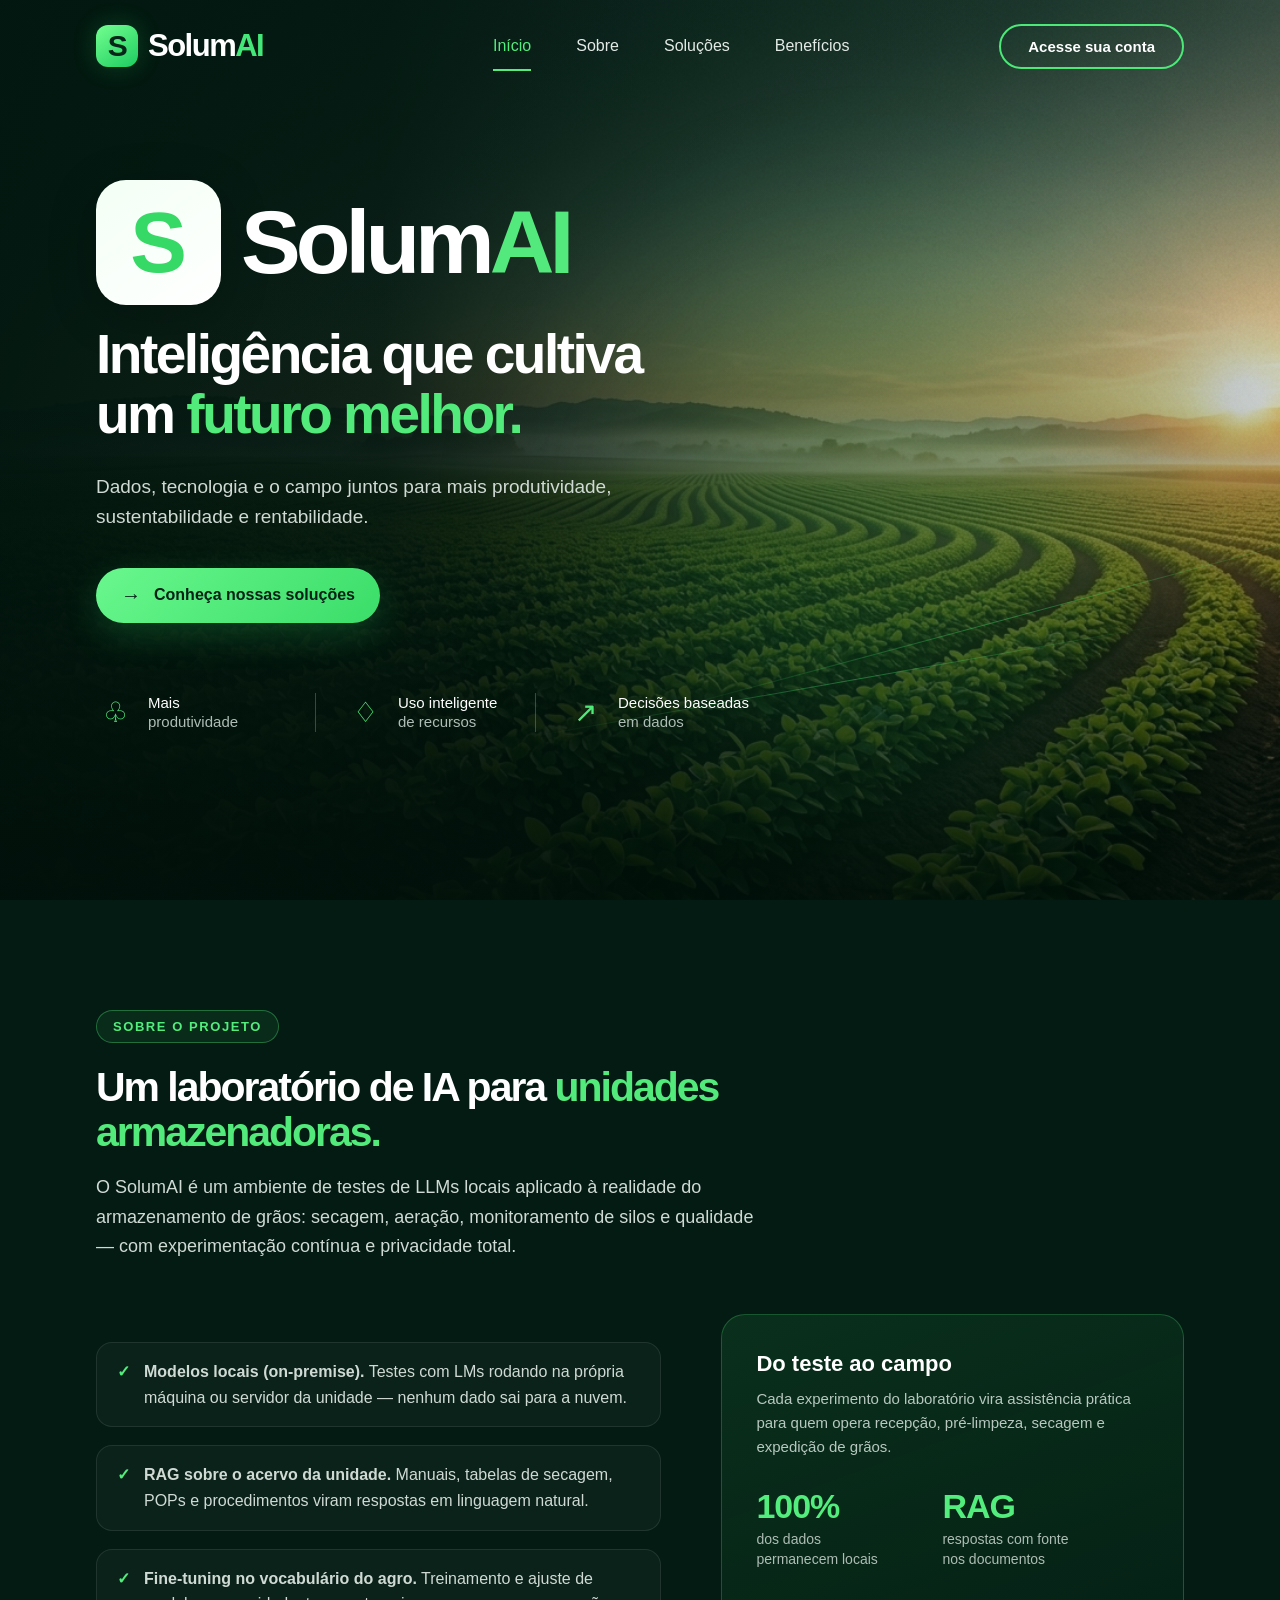
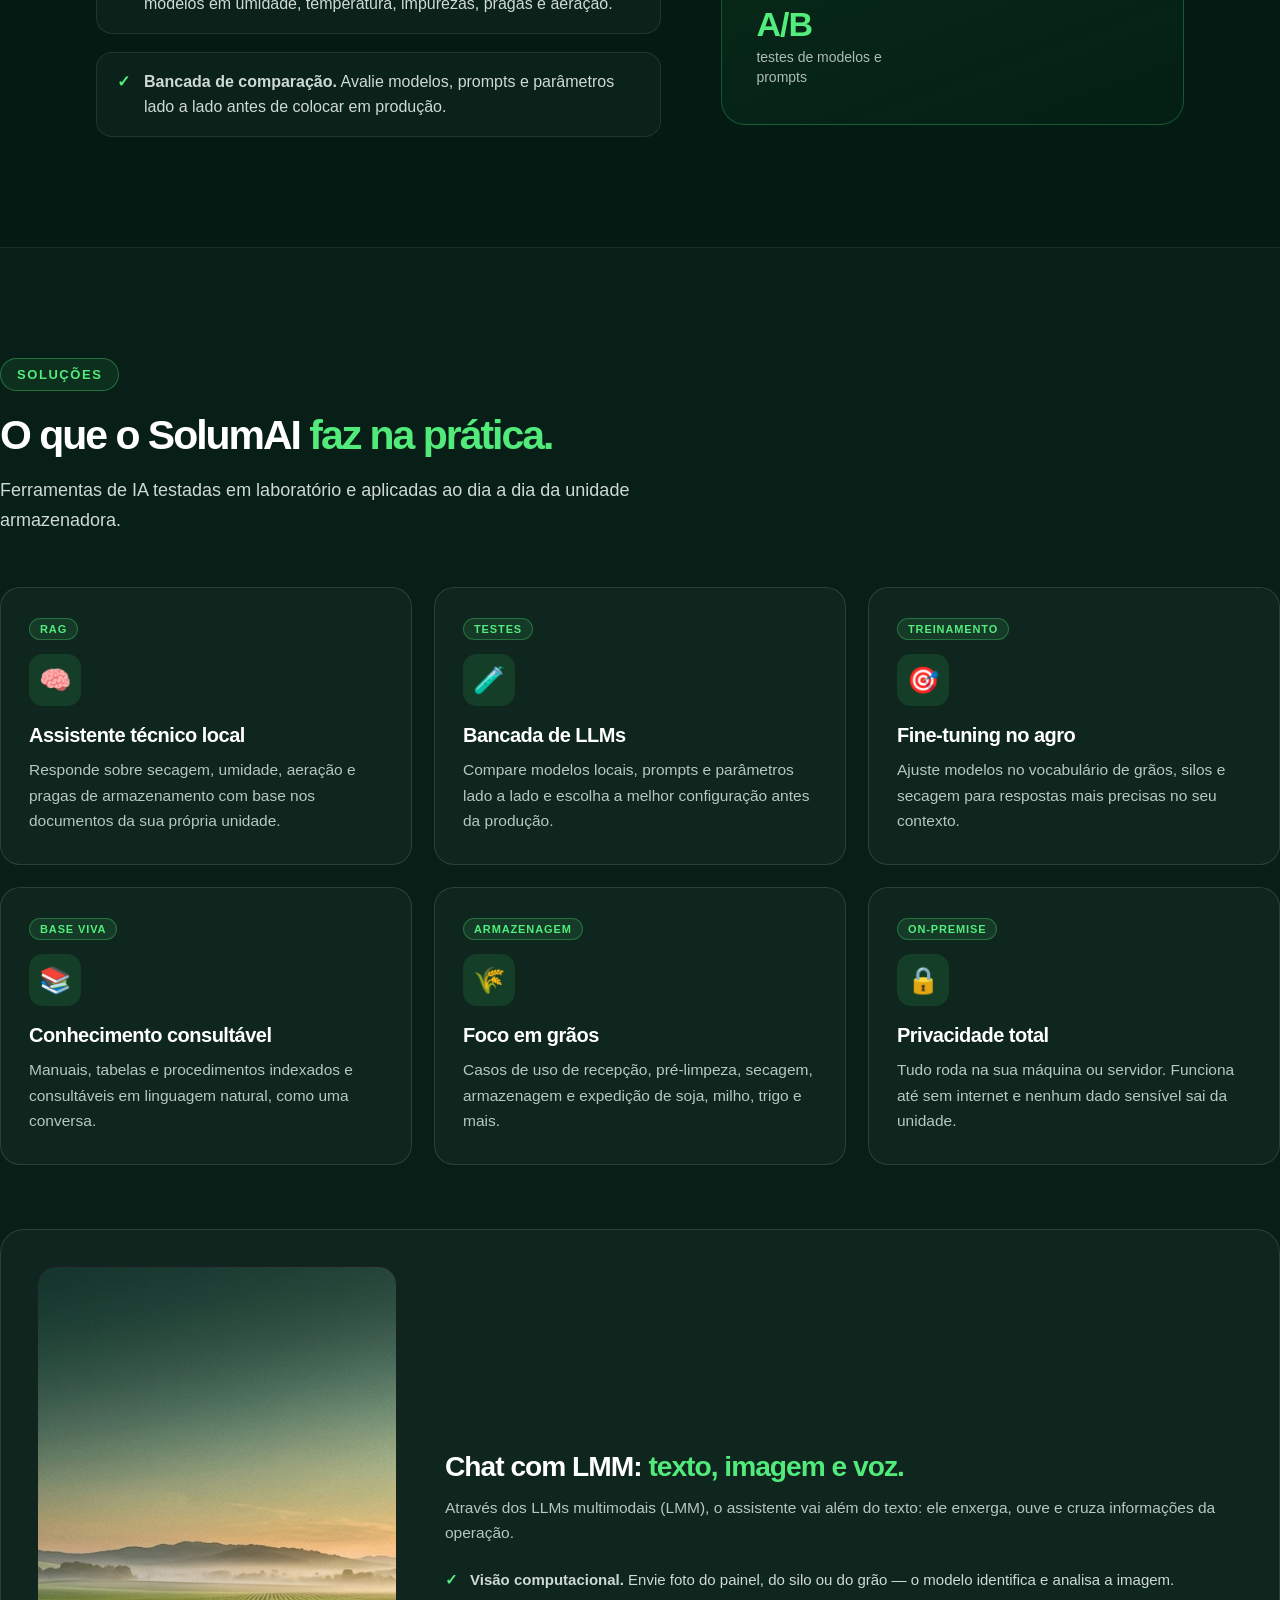
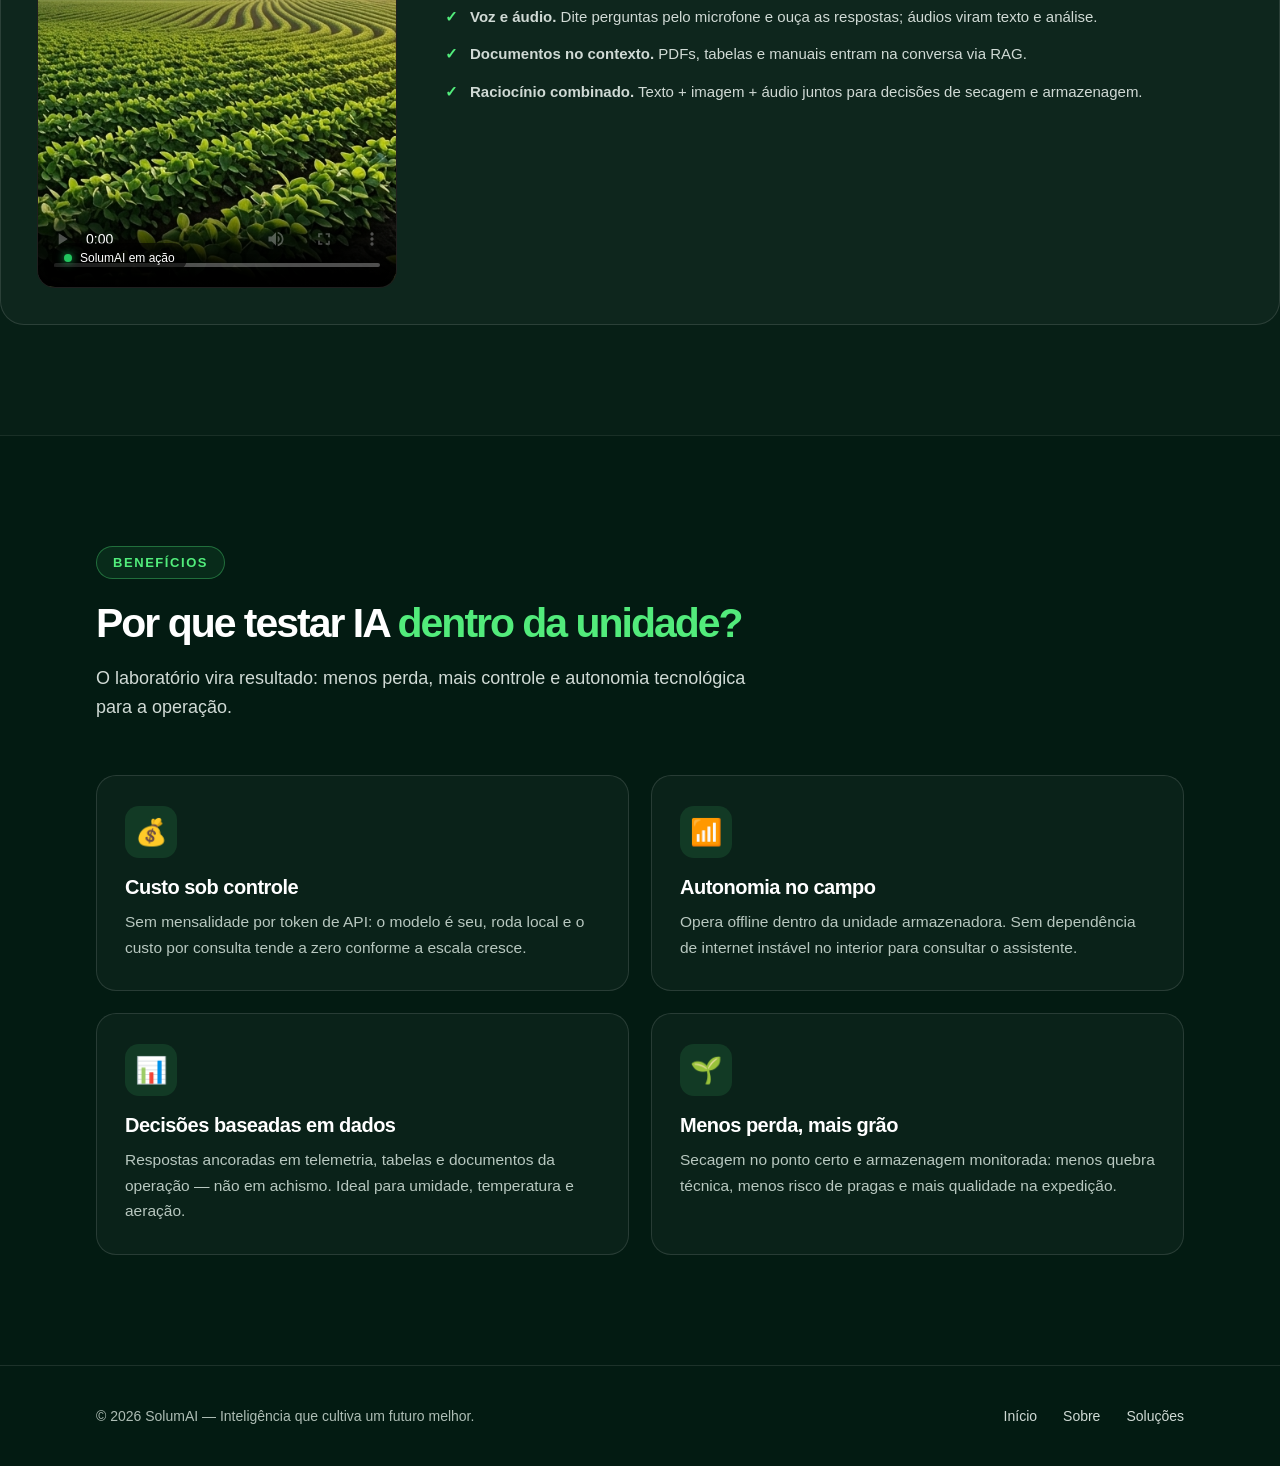
<file: solumai/index.html>
<!DOCTYPE html>
<html lang="pt-BR">
<head>
  <meta charset="UTF-8">
  <meta name="viewport" content="width=device-width, initial-scale=1.0">
  <link rel="icon" type="image/svg+xml" href="favicon.svg">
  <link rel="icon" type="image/png" sizes="32x32" href="favicon-32x32.png">
  <meta name="theme-color" content="#16a34a">

  <title>SolumAI — Inteligência que cultiva um futuro melhor</title>

  <style>
    * {
      margin: 0;
      padding: 0;
      box-sizing: border-box;
    }

    :root {
      --green-dark: #031b12;
      --green: #18c964;
      --green-light: #62f58b;
      --white: #ffffff;
      --text-muted: #b8c8c0;
    }

    html {
      scroll-behavior: smooth;
    }

    body {
      font-family: Inter, Arial, Helvetica, sans-serif;
      background: var(--green-dark);
      color: white;
      overflow-x: hidden;
    }

    /* =========================
       HERO
    ========================= */

    .hero {
      min-height: 100vh;
      position: relative;
      overflow: hidden;

      background:
        linear-gradient(
          90deg,
          rgba(2, 24, 16, 0.98) 0%,
          rgba(2, 24, 16, 0.91) 30%,
          rgba(2, 24, 16, 0.55) 58%,
          rgba(2, 24, 16, 0.15) 100%
        ),
        url("fundo-inicio.jpg") center center / cover no-repeat;
    }

    /* camada escura inferior */
    .hero::after {
      content: "";
      position: absolute;
      inset: 0;
      pointer-events: none;

      background:
        linear-gradient(
          180deg,
          rgba(0, 0, 0, 0.05) 45%,
          rgba(1, 15, 9, 0.85) 100%
        );
    }

    /* =========================
       NAVBAR
    ========================= */

    .navbar {
      width: 100%;
      height: 92px;

      display: flex;
      align-items: center;
      justify-content: space-between;

      padding: 0 7.5%;

      position: relative;
      z-index: 10;
    }

    .logo {
      display: flex;
      align-items: center;
      gap: 10px;

      font-size: 31px;
      font-weight: 800;
      letter-spacing: -1.5px;
    }

    .logo-icon {
      width: 42px;
      height: 42px;

      display: flex;
      align-items: center;
      justify-content: center;

      border-radius: 12px;

      background: linear-gradient(
        145deg,
        #74ff90,
        #1dcc60
      );

      color: #062619;

      font-size: 30px;
      font-weight: 900;

      box-shadow:
        0 0 25px rgba(55, 240, 111, 0.2);
    }

    .logo span {
      color: white;
    }

    .logo strong {
      color: #43e879;
    }

    /* =========================
       MENU
    ========================= */

    .menu {
      display: flex;
      align-items: center;
      gap: 45px;

      margin-left: 80px;
    }

    .menu a {
      color: #e4ebe7;
      text-decoration: none;

      font-size: 16px;
      font-weight: 500;

      position: relative;

      transition: 0.25s ease;
    }

    .menu a:hover {
      color: #57ed82;
    }

    .menu a.active {
      color: #52ed7c;
    }

    .menu a.active::after {
      content: "";

      position: absolute;
      left: 0;
      right: 0;
      bottom: -16px;

      height: 2px;

      background: #52ed7c;
    }

    /* =========================
       LOGIN BUTTON
    ========================= */

    .account-button {
      border: 2px solid #4ce878;

      color: white;
      background: transparent;

      padding: 12px 27px;

      border-radius: 30px;

      font-size: 15px;
      font-weight: 600;

      cursor: pointer;

      transition: 0.3s ease;
    }

    .account-button:hover {
      background: #4ce878;
      color: #062318;

      box-shadow:
        0 0 25px rgba(76, 232, 120, 0.35);
    }

    /* =========================
       HERO CONTENT
    ========================= */

    .hero-content {
      position: relative;
      z-index: 5;

      width: 85%;
      max-width: 1450px;

      margin: 0 auto;

      min-height: calc(100vh - 92px);

      display: flex;
      flex-direction: column;
      justify-content: center;

      padding-bottom: 80px;
    }

    .brand-large {
      display: flex;
      align-items: center;
      gap: 20px;

      margin-bottom: 20px;
    }

    .brand-symbol {
      width: 125px;
      height: 125px;

      display: flex;
      align-items: center;
      justify-content: center;

      border-radius: 30px;

      background:
        linear-gradient(
          145deg,
          #f3fff5,
          #ffffff
        );

      color: #36d866;

      font-size: 85px;
      font-weight: 900;

      box-shadow:
        0 10px 50px rgba(0, 0, 0, 0.2);
    }

    .brand-name {
      font-size: clamp(65px, 7vw, 112px);
      line-height: 0.95;

      letter-spacing: -5px;
      font-weight: 800;
    }

    .brand-name .ai {
      color: #54e97d;
    }

    /* =========================
       TITLE
    ========================= */

    .hero-title {
      max-width: 650px;

      font-size: clamp(42px, 4.3vw, 67px);
      line-height: 1.08;

      letter-spacing: -2.5px;

      font-weight: 700;

      margin-bottom: 28px;
    }

    .hero-title .highlight {
      color: #52eb7b;
    }

    /* =========================
       DESCRIPTION
    ========================= */

    .hero-description {
      max-width: 560px;

      color: #d0dad5;

      font-size: 19px;
      line-height: 1.6;

      margin-bottom: 35px;
    }

    /* =========================
       CTA
    ========================= */

    .cta {
      display: inline-flex;
      align-items: center;
      gap: 13px;

      width: fit-content;

      padding: 16px 25px;

      border-radius: 35px;

      background: linear-gradient(
        135deg,
        #69f78d,
        #3bdd69
      );

      color: #052217;

      text-decoration: none;

      font-size: 16px;
      font-weight: 700;

      box-shadow:
        0 12px 35px rgba(48, 232, 104, 0.2);

      transition: all 0.3s ease;
    }

    .cta:hover {
      transform: translateY(-3px);

      box-shadow:
        0 16px 45px rgba(48, 232, 104, 0.4);
    }

    .arrow {
      font-size: 20px;
    }

    /* =========================
       FEATURES
    ========================= */

    .features {
      display: flex;

      margin-top: 70px;

      gap: 0;

      max-width: 800px;
    }

    .feature {
      min-width: 220px;

      display: flex;
      align-items: center;
      gap: 14px;

      padding: 0 30px;

      border-right: 1px solid rgba(255,255,255,0.22);
    }

    .feature:first-child {
      padding-left: 0;
    }

    .feature:last-child {
      border-right: none;
    }

    .feature-icon {
      width: 38px;
      height: 38px;

      display: flex;
      align-items: center;
      justify-content: center;

      color: #4eeb79;

      font-size: 28px;
    }

    .feature-text {
      color: white;

      font-size: 15px;
      line-height: 1.3;
    }

    .feature-text span {
      display: block;
      color: #aebdb5;
    }

    /* =========================
       FLOATING TECH LINES
    ========================= */

    .tech-line {
      position: absolute;

      height: 1px;

      background: linear-gradient(
        90deg,
        transparent,
        rgba(73, 239, 119, 0.6),
        transparent
      );

      opacity: 0.6;

      transform: rotate(-15deg);

      z-index: 2;
    }

    .line-one {
      width: 750px;

      right: -100px;
      bottom: 280px;
    }

    .line-two {
      width: 650px;

      right: 100px;
      bottom: 220px;

      transform: rotate(-10deg);
    }

    /* =========================
       GLOW
    ========================= */

    .glow {
      position: absolute;

      width: 500px;
      height: 500px;

      right: 12%;
      top: 30%;

      background: rgba(64, 239, 108, 0.13);

      filter: blur(100px);

      border-radius: 50%;

      z-index: 1;
    }

    /* =========================
       CONTENT SECTIONS
    ========================= */

    .section {
      padding: 110px 7.5%;
      max-width: 1450px;
      margin: 0 auto;
      position: relative;
      scroll-margin-top: 20px;
    }

    .section-alt {
      background: rgba(255, 255, 255, 0.015);
      border-top: 1px solid rgba(255, 255, 255, 0.07);
      border-bottom: 1px solid rgba(255, 255, 255, 0.07);
      max-width: none;
    }

    .section-alt-inner {
      max-width: 1450px;
      margin: 0 auto;
    }

    .eyebrow {
      display: inline-block;
      font-size: 13px;
      font-weight: 700;
      letter-spacing: 0.12em;
      text-transform: uppercase;
      color: #52ed7c;
      border: 1px solid rgba(82, 237, 124, 0.35);
      background: rgba(82, 237, 124, 0.08);
      padding: 8px 16px;
      border-radius: 999px;
      margin-bottom: 22px;
    }

    .section-title {
      font-size: clamp(32px, 3.2vw, 52px);
      line-height: 1.1;
      letter-spacing: -2px;
      font-weight: 700;
      margin-bottom: 18px;
      max-width: 800px;
    }

    .section-title .highlight {
      color: #52eb7b;
    }

    .section-sub {
      color: #d0dad5;
      font-size: 18px;
      line-height: 1.65;
      max-width: 680px;
      margin-bottom: 52px;
    }

    /* ---- Sobre ---- */

    .about-grid {
      display: grid;
      grid-template-columns: 1.1fr 0.9fr;
      gap: 60px;
      align-items: start;
    }

    .about-list {
      list-style: none;
      margin-top: 28px;
      display: flex;
      flex-direction: column;
      gap: 18px;
    }

    .about-list li {
      display: flex;
      gap: 14px;
      color: #d0dad5;
      font-size: 16px;
      line-height: 1.6;
      background: rgba(255, 255, 255, 0.03);
      border: 1px solid rgba(255, 255, 255, 0.09);
      border-radius: 16px;
      padding: 16px 20px;
    }

    .check {
      color: #52ed7c;
      font-weight: 900;
      flex-shrink: 0;
    }

    .about-panel {
      border: 1px solid rgba(82, 237, 124, 0.25);
      border-radius: 24px;
      padding: 36px 34px;
      background: linear-gradient(
        160deg,
        rgba(76, 232, 120, 0.10),
        rgba(76, 232, 120, 0.02)
      );
      position: sticky;
      top: 30px;
    }

    .about-panel h3 {
      font-size: 22px;
      margin-bottom: 10px;
    }

    .about-panel > p {
      color: #b8c8c0;
      font-size: 15px;
      line-height: 1.6;
    }

    .stat-row {
      display: flex;
      gap: 36px;
      margin-top: 28px;
      flex-wrap: wrap;
    }

    .stat b {
      font-size: 34px;
      color: #52ed7c;
      display: block;
      letter-spacing: -1px;
    }

    .stat span {
      color: #aebdb5;
      font-size: 14px;
      line-height: 1.4;
      display: block;
      margin-top: 4px;
      max-width: 150px;
    }

    /* ---- Cards (Soluções / Benefícios) ---- */

    .cards {
      display: grid;
      grid-template-columns: repeat(3, 1fr);
      gap: 22px;
    }

    .cards.two-cols {
      grid-template-columns: repeat(2, 1fr);
    }

    .card {
      border: 1px solid rgba(255, 255, 255, 0.12);
      background: rgba(255, 255, 255, 0.03);
      border-radius: 20px;
      padding: 30px 28px;
      transition: transform 0.3s ease, border-color 0.3s ease, box-shadow 0.3s ease;
    }

    .card:hover {
      transform: translateY(-5px);
      border-color: rgba(82, 237, 124, 0.5);
      box-shadow: 0 16px 40px rgba(48, 232, 104, 0.12);
    }

    .card-icon {
      width: 52px;
      height: 52px;
      border-radius: 14px;
      display: flex;
      align-items: center;
      justify-content: center;
      font-size: 26px;
      background: rgba(76, 232, 120, 0.12);
      color: #52ed7c;
      margin-bottom: 18px;
    }

    .card h3 {
      font-size: 20px;
      margin-bottom: 10px;
      letter-spacing: -0.5px;
    }

    .card p {
      color: #b8c8c0;
      font-size: 15.5px;
      line-height: 1.65;
    }

    .card .pill {
      display: inline-block;
      font-size: 11px;
      font-weight: 700;
      letter-spacing: 0.08em;
      text-transform: uppercase;
      color: #52ed7c;
      background: rgba(82, 237, 124, 0.10);
      border: 1px solid rgba(82, 237, 124, 0.3);
      padding: 4px 10px;
      border-radius: 999px;
      margin-bottom: 14px;
    }

    /* ---- Showcase vídeo + LMM ---- */

    .showcase {
      display: grid;
      grid-template-columns: minmax(280px, 360px) 1fr;
      gap: 48px;
      align-items: center;
      margin-top: 64px;
      border: 1px solid rgba(255, 255, 255, 0.12);
      background: rgba(255, 255, 255, 0.03);
      border-radius: 24px;
      padding: 36px;
    }

    .showcase-media {
      position: relative;
      border-radius: 18px;
      overflow: hidden;
      background: #000;
      border: 1px solid rgba(255, 255, 255, 0.12);
    }

    .showcase-media video {
      width: 100%;
      display: block;
      aspect-ratio: 9 / 16;
      object-fit: cover;
      max-height: 620px;
      background: #000;
    }

    .showcase-badge {
      position: absolute;
      left: 14px;
      bottom: 14px;
      display: flex;
      align-items: center;
      gap: 8px;
      background: rgba(0, 0, 0, 0.6);
      color: #fff;
      font-size: 12px;
      font-weight: 500;
      padding: 8px 12px;
      border-radius: 999px;
      pointer-events: none;
    }

    .showcase-badge .dot {
      width: 8px;
      height: 8px;
      border-radius: 50%;
      background: #22c55e;
      box-shadow: 0 0 8px #22c55e;
    }

    .showcase-text h3 {
      font-size: clamp(24px, 2.2vw, 32px);
      letter-spacing: -1px;
      margin-bottom: 12px;
    }

    .showcase-text h3 .highlight {
      color: #52eb7b;
    }

    .showcase-text > p {
      color: #b8c8c0;
      font-size: 15.5px;
      line-height: 1.65;
      margin-bottom: 22px;
    }

    .showcase-list {
      list-style: none;
      display: flex;
      flex-direction: column;
      gap: 14px;
    }

    .showcase-list li {
      display: flex;
      gap: 12px;
      font-size: 15px;
      line-height: 1.55;
      color: #d0dad5;
    }

    /* ---- Contato ---- */

    .contact-grid {
      display: grid;
      grid-template-columns: 1fr 1fr;
      gap: 48px;
      align-items: start;
    }

    .contact-item {
      display: flex;
      gap: 16px;
      align-items: flex-start;
      margin-top: 22px;
      color: #d0dad5;
      font-size: 16px;
      line-height: 1.55;
    }

    .contact-item .card-icon {
      width: 46px;
      height: 46px;
      font-size: 22px;
      margin-bottom: 0;
      flex-shrink: 0;
    }

    .contact-item b {
      color: white;
      display: block;
      margin-bottom: 2px;
    }

    .contact-form {
      border: 1px solid rgba(255, 255, 255, 0.12);
      background: rgba(255, 255, 255, 0.03);
      border-radius: 24px;
      padding: 34px 30px;
      display: flex;
      flex-direction: column;
      gap: 16px;
    }

    .contact-form label {
      font-size: 12px;
      font-weight: 700;
      letter-spacing: 0.08em;
      text-transform: uppercase;
      color: #aebdb5;
    }

    .contact-form input,
    .contact-form textarea {
      width: 100%;
      background: rgba(0, 0, 0, 0.3);
      border: 1px solid rgba(255, 255, 255, 0.14);
      border-radius: 14px;
      padding: 14px 16px;
      color: white;
      font-family: inherit;
      font-size: 15px;
      outline: none;
      transition: border-color 0.2s ease;
    }

    .contact-form input:focus,
    .contact-form textarea:focus {
      border-color: #52ed7c;
    }

    .contact-form textarea {
      min-height: 130px;
      resize: vertical;
    }

    .form-note {
      font-size: 13px;
      color: #aebdb5;
      line-height: 1.5;
    }

    .form-success {
      display: none;
      background: rgba(82, 237, 124, 0.10);
      border: 1px solid rgba(82, 237, 124, 0.4);
      color: #7df09c;
      font-size: 14px;
      border-radius: 14px;
      padding: 14px 16px;
      line-height: 1.5;
    }

    /* ---- Footer ---- */

    footer {
      border-top: 1px solid rgba(255, 255, 255, 0.1);
      padding: 42px 7.5%;
      display: flex;
      justify-content: space-between;
      align-items: center;
      gap: 18px;
      flex-wrap: wrap;
      color: #aebdb5;
      font-size: 14px;
      max-width: 1450px;
      margin: 0 auto;
    }

    footer .foot-links {
      display: flex;
      gap: 26px;
      flex-wrap: wrap;
    }

    footer a {
      color: #d0dad5;
      text-decoration: none;
      transition: color 0.2s ease;
    }

    footer a:hover {
      color: #52ed7c;
    }

    /* =========================
       MOBILE
    ========================= */

    @media (max-width: 1000px) {

      .navbar {
        padding: 0 6%;
      }

      .menu {
        display: none;
      }

      .hero-content {
        width: 88%;
        padding-top: 70px;
      }

      .brand-symbol {
        width: 75px;
        height: 75px;

        font-size: 52px;

        border-radius: 18px;
      }

      .brand-name {
        font-size: 58px;
        letter-spacing: -3px;
      }

      .hero-title {
        font-size: 44px;
      }

      .hero-description {
        font-size: 17px;
      }

      .features {
        flex-wrap: wrap;
        gap: 25px;

        margin-top: 50px;
      }

      .feature {
        min-width: 190px;
        padding: 0 20px;
      }

      .section {
        padding: 80px 6%;
      }

      .cards {
        grid-template-columns: 1fr 1fr;
      }

      .about-grid,
      .contact-grid,
      .cards.two-cols {
        grid-template-columns: 1fr;
      }

      .showcase {
        grid-template-columns: 1fr;
        padding: 24px;
        gap: 28px;
      }

      .showcase-media {
        max-width: 320px;
        width: 100%;
        margin: 0 auto;
      }

      .about-panel {
        position: static;
      }
    }

    @media (max-width: 600px) {

      .navbar {
        height: 75px;
      }

      .logo {
        font-size: 24px;
      }

      .logo-icon {
        width: 34px;
        height: 34px;
        font-size: 23px;
      }

      .account-button {
        padding: 9px 16px;
        font-size: 13px;
      }

      .hero-content {
        min-height: calc(100vh - 75px);
        padding-bottom: 40px;
      }

      .brand-large {
        gap: 12px;
      }

      .brand-symbol {
        width: 55px;
        height: 55px;

        font-size: 38px;
        border-radius: 14px;
      }

      .brand-name {
        font-size: 45px;
      }

      .hero-title {
        font-size: 37px;
        letter-spacing: -1.5px;
      }

      .hero-description {
        font-size: 16px;
        line-height: 1.5;
      }

      .features {
        display: grid;
        grid-template-columns: 1fr;

        margin-top: 45px;
      }

      .feature,
      .feature:first-child {
        padding: 0;

        border: none;
      }

      .hero {
        background-position: 65% center;
      }

      .cards,
      .cards.two-cols {
        grid-template-columns: 1fr;
      }

      .contact-form {
        padding: 26px 20px;
      }
    }
  </style>
</head>

<body>

  <section class="hero" id="topo">

    <!-- brilho tecnológico -->
    <div class="glow"></div>

    <!-- linhas decorativas -->
    <div class="tech-line line-one"></div>
    <div class="tech-line line-two"></div>

    <!-- =========================
         NAVBAR
    ========================== -->

    <nav class="navbar">

      <div class="logo">
        <div class="logo-icon">S</div>

        <div>
          <span>Solum</span><strong>AI</strong>
        </div>
      </div>


      <div class="menu">

        <a href="#topo" class="active">
          Início
        </a>

        <a href="#sobre">
          Sobre
        </a>

        <a href="#solucoes">
          Soluções
        </a>

        <a href="#beneficios">
          Benefícios
        </a>

        <!-- Link Contato oculto — reativar junto com a seção
        <a href="#contato">
          Contato
        </a>
        -->

      </div>


      <button class="account-button">
        Acesse sua conta
      </button>

    </nav>


    <!-- =========================
         HERO
    ========================== -->

    <main class="hero-content">

      <div class="brand-large">

        <div class="brand-symbol">
          S
        </div>

        <div class="brand-name">
          Solum<span class="ai">AI</span>
        </div>

      </div>


      <h1 class="hero-title">

        Inteligência que cultiva
        <br>

        um <span class="highlight">
          futuro melhor.
        </span>

      </h1>


      <p class="hero-description">

        Dados, tecnologia e o campo juntos para
        mais produtividade, sustentabilidade
        e rentabilidade.

      </p>


      <a href="#solucoes" class="cta">

        <span class="arrow">→</span>

        Conheça nossas soluções

      </a>


      <!-- =========================
           BENEFÍCIOS
      ========================== -->

      <div class="features">

        <div class="feature">

          <div class="feature-icon">
            ♧
          </div>

          <div class="feature-text">
            Mais
            <span>produtividade</span>
          </div>

        </div>


        <div class="feature">

          <div class="feature-icon">
            ♢
          </div>

          <div class="feature-text">
            Uso inteligente
            <span>de recursos</span>
          </div>

        </div>


        <div class="feature">

          <div class="feature-icon">
            ↗
          </div>

          <div class="feature-text">
            Decisões baseadas
            <span>em dados</span>
          </div>

        </div>

      </div>

    </main>

  </section>

  <!-- =========================
       SOBRE
  ========================== -->

  <section class="section" id="sobre">

    <span class="eyebrow">Sobre o projeto</span>

    <h2 class="section-title">
      Um laboratório de IA para
      <span class="highlight">unidades armazenadoras.</span>
    </h2>

    <p class="section-sub">
      O SolumAI é um ambiente de testes de LLMs locais aplicado à realidade
      do armazenamento de grãos: secagem, aeração, monitoramento de silos e
      qualidade — com experimentação contínua e privacidade total.
    </p>

    <div class="about-grid">

      <ul class="about-list">
        <li>
          <span class="check">✓</span>
          <span><b>Modelos locais (on-premise).</b> Testes com LMs rodando na própria máquina ou servidor da unidade — nenhum dado sai para a nuvem.</span>
        </li>
        <li>
          <span class="check">✓</span>
          <span><b>RAG sobre o acervo da unidade.</b> Manuais, tabelas de secagem, POPs e procedimentos viram respostas em linguagem natural.</span>
        </li>
        <li>
          <span class="check">✓</span>
          <span><b>Fine-tuning no vocabulário do agro.</b> Treinamento e ajuste de modelos em umidade, temperatura, impurezas, pragas e aeração.</span>
        </li>
        <li>
          <span class="check">✓</span>
          <span><b>Bancada de comparação.</b> Avalie modelos, prompts e parâmetros lado a lado antes de colocar em produção.</span>
        </li>
      </ul>

      <div class="about-panel">
        <h3>Do teste ao campo</h3>
        <p>Cada experimento do laboratório vira assistência prática para quem opera recepção, pré-limpeza, secagem e expedição de grãos.</p>
        <div class="stat-row">
          <div class="stat">
            <b>100%</b>
            <span>dos dados permanecem locais</span>
          </div>
          <div class="stat">
            <b>RAG</b>
            <span>respostas com fonte nos documentos</span>
          </div>
          <div class="stat">
            <b>A/B</b>
            <span>testes de modelos e prompts</span>
          </div>
        </div>
      </div>

    </div>

  </section>

  <!-- =========================
       SOLUÇÕES
  ========================== -->

  <div class="section-alt">
  <section class="section section-alt-inner" id="solucoes" style="padding-left:0;padding-right:0;">

    <span class="eyebrow">Soluções</span>

    <h2 class="section-title">
      O que o SolumAI
      <span class="highlight">faz na prática.</span>
    </h2>

    <p class="section-sub">
      Ferramentas de IA testadas em laboratório e aplicadas ao dia a dia
      da unidade armazenadora.
    </p>

    <div class="cards">

      <div class="card">
        <span class="pill">RAG</span>
        <div class="card-icon">🧠</div>
        <h3>Assistente técnico local</h3>
        <p>Responde sobre secagem, umidade, aeração e pragas de armazenamento com base nos documentos da sua própria unidade.</p>
      </div>

      <div class="card">
        <span class="pill">Testes</span>
        <div class="card-icon">🧪</div>
        <h3>Bancada de LLMs</h3>
        <p>Compare modelos locais, prompts e parâmetros lado a lado e escolha a melhor configuração antes da produção.</p>
      </div>

      <div class="card">
        <span class="pill">Treinamento</span>
        <div class="card-icon">🎯</div>
        <h3>Fine-tuning no agro</h3>
        <p>Ajuste modelos no vocabulário de grãos, silos e secagem para respostas mais precisas no seu contexto.</p>
      </div>

      <div class="card">
        <span class="pill">Base viva</span>
        <div class="card-icon">📚</div>
        <h3>Conhecimento consultável</h3>
        <p>Manuais, tabelas e procedimentos indexados e consultáveis em linguagem natural, como uma conversa.</p>
      </div>

      <div class="card">
        <span class="pill">Armazenagem</span>
        <div class="card-icon">🌾</div>
        <h3>Foco em grãos</h3>
        <p>Casos de uso de recepção, pré-limpeza, secagem, armazenagem e expedição de soja, milho, trigo e mais.</p>
      </div>

      <div class="card">
        <span class="pill">On-premise</span>
        <div class="card-icon">🔒</div>
        <h3>Privacidade total</h3>
        <p>Tudo roda na sua máquina ou servidor. Funciona até sem internet e nenhum dado sensível sai da unidade.</p>
      </div>

    </div>

    <div class="showcase">
      <div class="showcase-media">
        <video controls playsinline preload="metadata" poster="fundo-inicio.jpg">
          <source src="video.mp4" type="video/mp4">
          Seu navegador não suporta vídeo.
        </video>
        <span class="showcase-badge"><span class="dot"></span> SolumAI em ação</span>
      </div>
      <div class="showcase-text">
        <h3>Chat com LMM: <span class="highlight">texto, imagem e voz.</span></h3>
        <p>Através dos LLMs multimodais (LMM), o assistente vai além do texto: ele enxerga, ouve e cruza informações da operação.</p>
        <ul class="showcase-list">
          <li><span class="check">✓</span><span><b>Visão computacional.</b> Envie foto do painel, do silo ou do grão — o modelo identifica e analisa a imagem.</span></li>
          <li><span class="check">✓</span><span><b>Voz e áudio.</b> Dite perguntas pelo microfone e ouça as respostas; áudios viram texto e análise.</span></li>
          <li><span class="check">✓</span><span><b>Documentos no contexto.</b> PDFs, tabelas e manuais entram na conversa via RAG.</span></li>
          <li><span class="check">✓</span><span><b>Raciocínio combinado.</b> Texto + imagem + áudio juntos para decisões de secagem e armazenagem.</span></li>
        </ul>
      </div>
    </div>

  </section>
  </div>

  <!-- =========================
       BENEFÍCIOS
  ========================== -->

  <section class="section" id="beneficios">

    <span class="eyebrow">Benefícios</span>

    <h2 class="section-title">
      Por que testar IA
      <span class="highlight">dentro da unidade?</span>
    </h2>

    <p class="section-sub">
      O laboratório vira resultado: menos perda, mais controle e
      autonomia tecnológica para a operação.
    </p>

    <div class="cards two-cols">

      <div class="card">
        <div class="card-icon">💰</div>
        <h3>Custo sob controle</h3>
        <p>Sem mensalidade por token de API: o modelo é seu, roda local e o custo por consulta tende a zero conforme a escala cresce.</p>
      </div>

      <div class="card">
        <div class="card-icon">📶</div>
        <h3>Autonomia no campo</h3>
        <p>Opera offline dentro da unidade armazenadora. Sem dependência de internet instável no interior para consultar o assistente.</p>
      </div>

      <div class="card">
        <div class="card-icon">📊</div>
        <h3>Decisões baseadas em dados</h3>
        <p>Respostas ancoradas em telemetria, tabelas e documentos da operação — não em achismo. Ideal para umidade, temperatura e aeração.</p>
      </div>

      <div class="card">
        <div class="card-icon">🌱</div>
        <h3>Menos perda, mais grão</h3>
        <p>Secagem no ponto certo e armazenagem monitorada: menos quebra técnica, menos risco de pragas e mais qualidade na expedição.</p>
      </div>

    </div>

  </section>

  <!-- =========================
       CONTATO
  ========================== -->

  <!-- SEÇÃO CONTATO OCULTA — reativar removendo este comentário de abertura e o de fechamento
  <div class="section-alt">
  <section class="section section-alt-inner" id="contato" style="padding-left:0;padding-right:0;">

    <span class="eyebrow">Contato</span>

    <h2 class="section-title">
      Vamos conversar sobre
      <span class="highlight">a sua unidade?</span>
    </h2>

    <p class="section-sub">
      Quer testar o SolumAI na sua armazenadora ou colaborar com os
      experimentos? Envie uma mensagem.
    </p>

    <div class="contact-grid">

      <div>
        <div class="contact-item">
          <div class="card-icon">🧪</div>
          <div>
            <b>Testes e parcerias</b>
            Unidades armazenadoras interessadas em validar modelos locais na operação real.
          </div>
        </div>
        <div class="contact-item">
          <div class="card-icon">🌾</div>
          <div>
            <b>Casos de uso</b>
            Secagem, aeração, qualidade de grãos e monitoramento de silos.
          </div>
        </div>
        <div class="contact-item">
          <div class="card-icon">→</div>
          <div>
            <b>Já usa o sistema?</b>
            Acesse sua conta para abrir o assistente e continuar os testes.
          </div>
        </div>
      </div>

      <form class="contact-form" id="contactForm" onsubmit="return submitContact(event)">
        <div>
          <label for="contactName">Nome</label>
          <input id="contactName" name="name" type="text" placeholder="Seu nome" required style="margin-top:8px;">
        </div>
        <div>
          <label for="contactEmail">E-mail</label>
          <input id="contactEmail" name="email" type="email" placeholder="voce@exemplo.com" required style="margin-top:8px;">
        </div>
        <div>
          <label for="contactMsg">Mensagem</label>
          <textarea id="contactMsg" name="message" placeholder="Conte sobre sua unidade e o que quer testar…" required style="margin-top:8px;"></textarea>
        </div>
        <button type="submit" class="cta" style="border:none;cursor:pointer;justify-content:center;">
          <span class="arrow">→</span>
          Enviar mensagem
        </button>
        <div class="form-success" id="contactSuccess">
          Mensagem registrada! Retornaremos em breve. (Demonstração — conecte ao seu backend para receber mensagens de verdade.)
        </div>
        <p class="form-note">Demonstração: o envio ainda não está ligado a nenhum servidor.</p>
      </form>

    </div>

  </section>
  </div>
  --> <!-- FIM SEÇÃO CONTATO OCULTA -->

  <!-- =========================
       FOOTER
  ========================== -->

  <footer>
    <div>© 2026 SolumAI — Inteligência que cultiva um futuro melhor.</div>
    <div class="foot-links">
      <a href="#topo">Início</a>
      <a href="#sobre">Sobre</a>
      <a href="#solucoes">Soluções</a>
      <!-- <a href="#contato">Contato</a> -->
    </div>
  </footer>

  <script>
    function submitContact(event) {
      event.preventDefault();
      document.getElementById('contactSuccess').style.display = 'block';
      document.getElementById('contactForm').querySelector('button[type="submit"]').style.display = 'none';
      return false;
    }
  </script>

</body>
</html>
</file>
